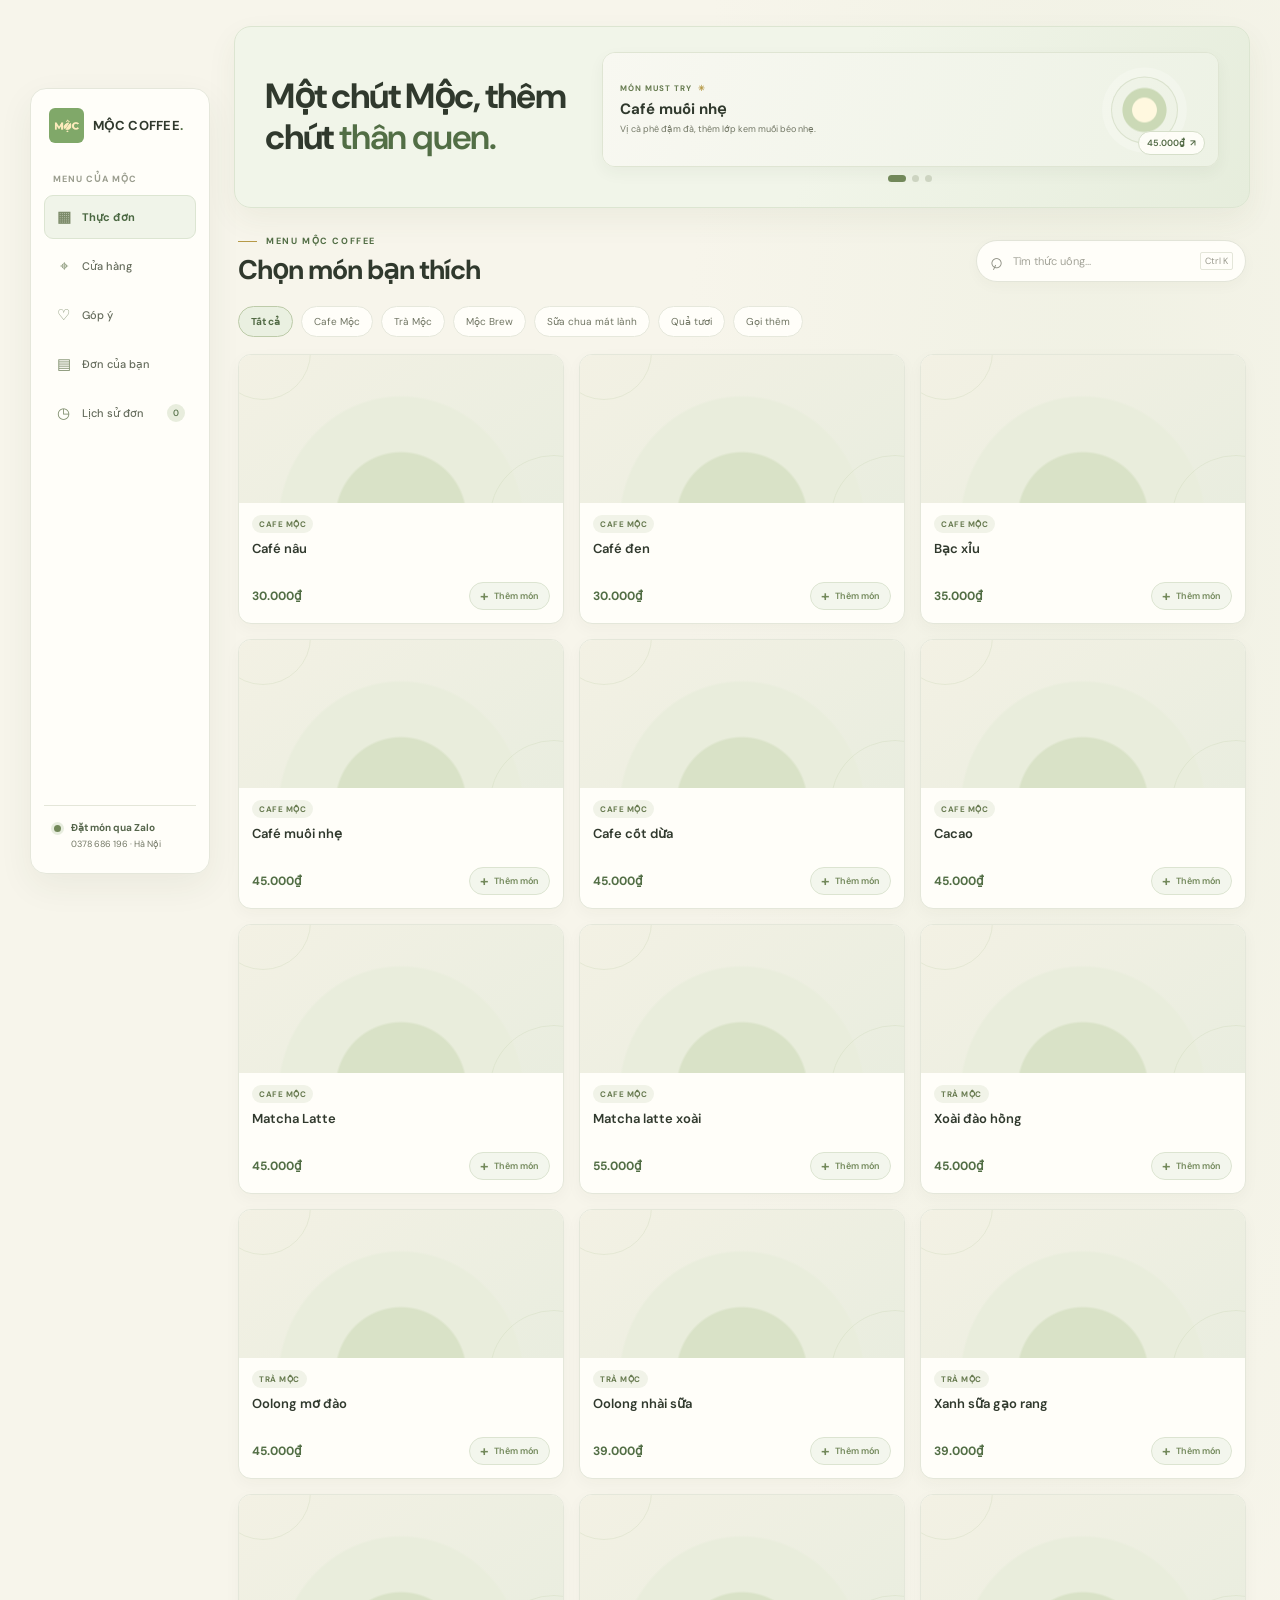
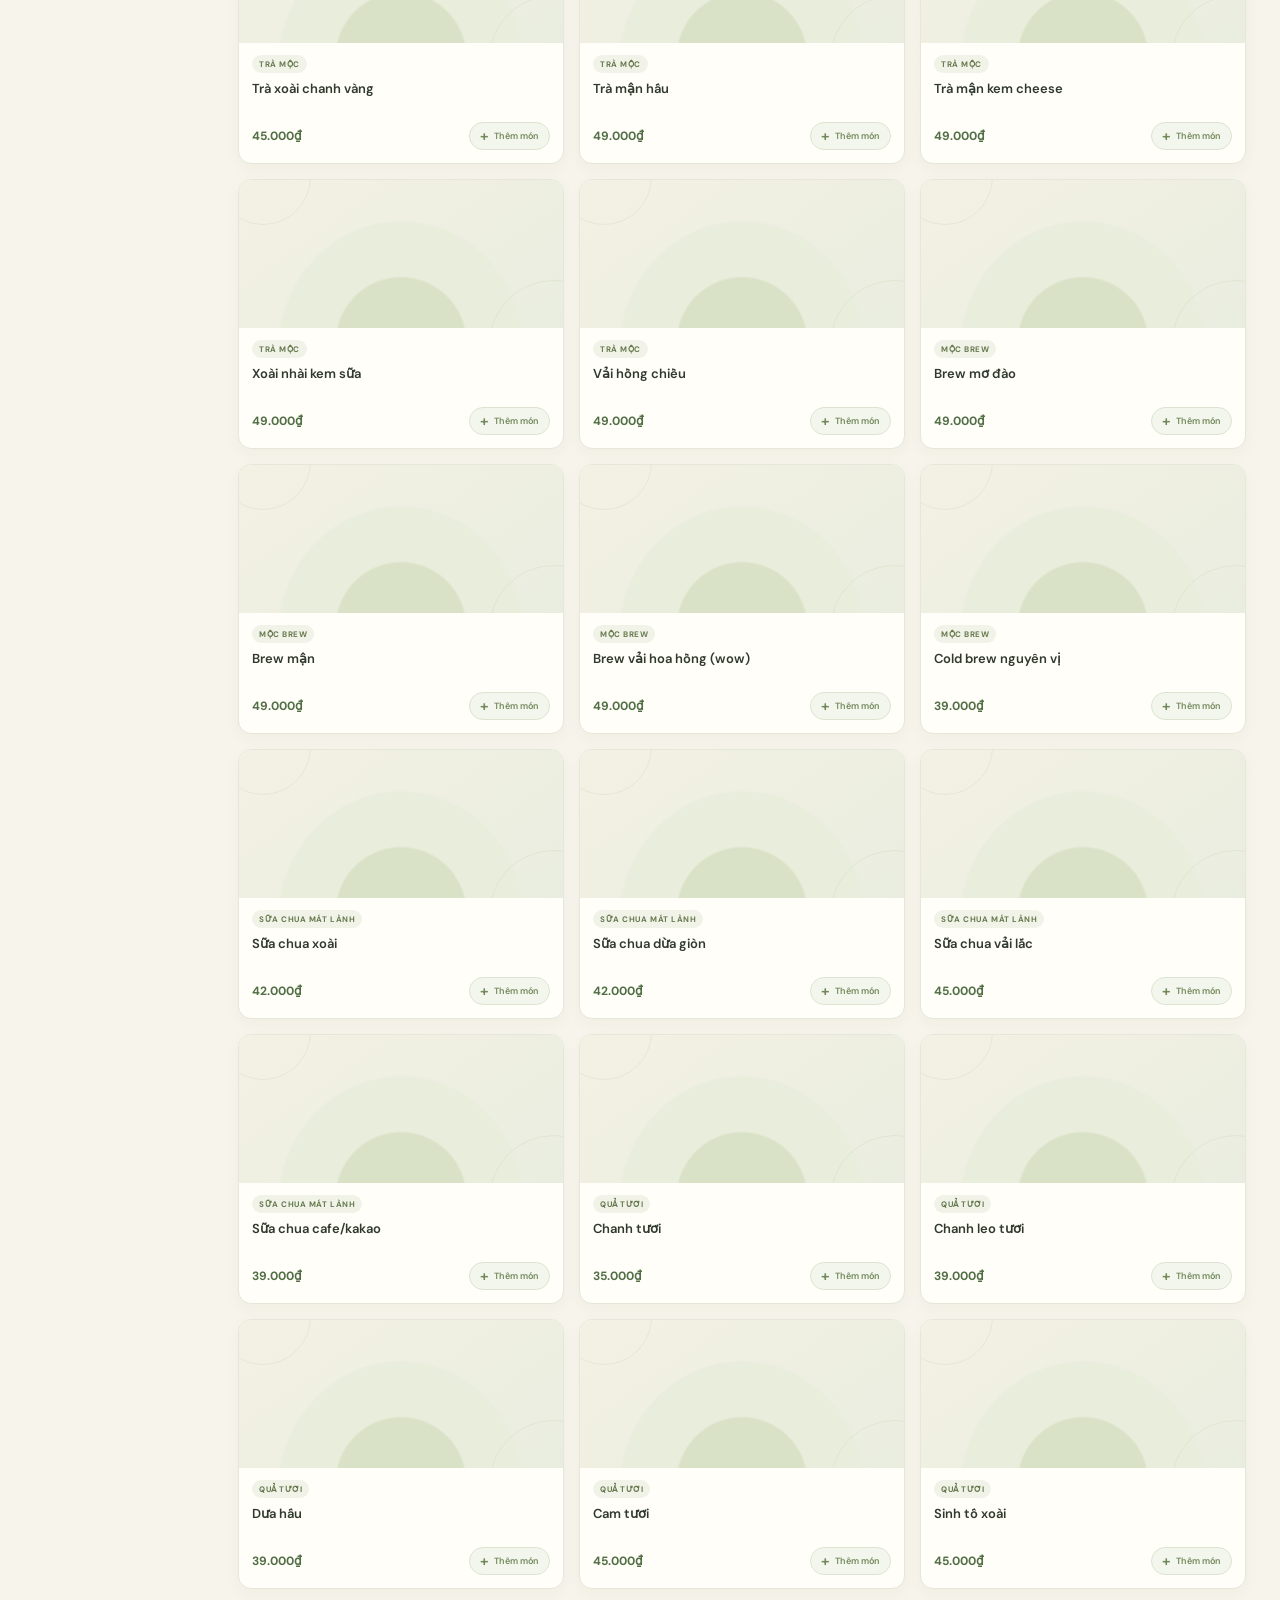
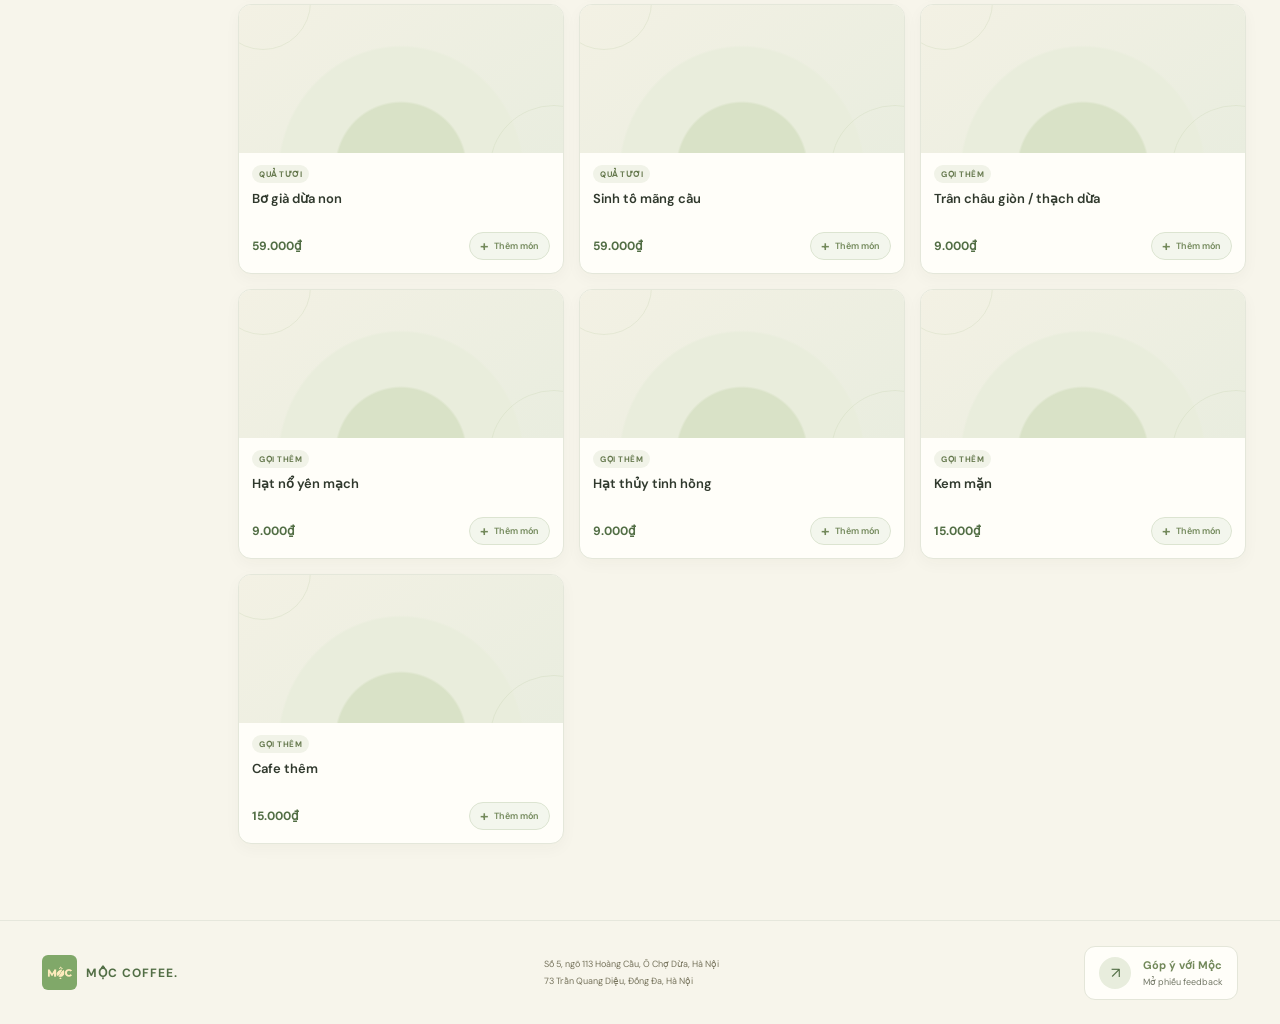
<file: index.html>
<!doctype html>
<html lang="vi">
  <head>
    <meta charset="UTF-8" />
    <meta name="viewport" content="width=device-width, initial-scale=1.0" />
    <meta
      name="description"
      content="Mộc Coffee Hà Nội — xem menu đồ uống, chọn món và đặt nhanh qua Zalo."
    />
    <meta name="theme-color" content="#faf6ed" />
    <title>Mộc Coffee — Menu đồ uống &amp; đặt món qua Zalo</title>
    <link rel="preconnect" href="https://fonts.googleapis.com" />
    <link rel="preconnect" href="https://fonts.gstatic.com" crossorigin />
    <link
      href="https://fonts.googleapis.com/css2?family=DM+Sans:wght@400;500;600;700&family=Playfair+Display:wght@600;700;800&display=swap"
      rel="stylesheet"
    />
    <link rel="stylesheet" href="styles.css" />
  </head>
  <body class="moc-page">
    <header class="topbar">
      <a class="brand" href="#" aria-label="Mộc Coffee — trang chủ">
        <img class="brand-mark" src="assets/moc-logo.png" alt="" />
        <span>MỘC COFFEE<span class="brand-dot">.</span></span>
      </a>
      <div class="topbar-note"><span class="open-dot"></span> Hai cửa hàng tại Hà Nội</div>
      <button class="topbar-history" type="button" data-open-history aria-haspopup="dialog" aria-controls="order-history-dialog" aria-label="Lịch sử đơn, 0 đơn">
        <span aria-hidden="true">◷</span><span class="topbar-history-count" id="topbar-history-count">0</span>
      </button>
      <button class="topbar-zalo" id="cart-launcher" type="button" data-open-cart aria-haspopup="dialog" aria-controls="cart-dialog" aria-label="Mở giỏ hàng, 0 món">
        <svg class="cart-launcher-icon" viewBox="0 0 24 24" fill="none" aria-hidden="true">
          <path d="M3 4h2l2.2 11.1a2 2 0 0 0 2 1.6h8.9a2 2 0 0 0 1.9-1.4L22 8H6" />
          <circle cx="10" cy="20" r="1" />
          <circle cx="18" cy="20" r="1" />
        </svg>
        <span id="launcher-count" class="topbar-cart-count">0</span><strong id="launcher-total">0₫</strong><span aria-hidden="true">↗</span>
      </button>
    </header>
    <main class="app-shell">
      <aside class="dashboard-sidebar" aria-label="Điều hướng">
        <a class="brand sidebar-brand" href="#" aria-label="Mộc Coffee — trang chủ">
          <img class="brand-mark" src="assets/moc-logo.png" alt="" />
          <span>MỘC COFFEE<span class="brand-dot">.</span></span>
        </a>
        <span class="sidebar-label">MENU CỦA MỘC</span>
        <nav class="sidebar-nav">
          <a class="sidebar-link active" href="#menu"><span aria-hidden="true">▦</span> Thực đơn</a>
          <a class="sidebar-link" href="#store-locations"><span aria-hidden="true">⌖</span> Cửa hàng</a>
          <a class="sidebar-link" href="assets/moc-feedback.pdf" data-feedback-pdf target="_blank" rel="noopener noreferrer"><span aria-hidden="true">♡</span> Góp ý</a>
          <button class="sidebar-link" type="button" data-open-cart aria-haspopup="dialog" aria-controls="cart-dialog"><span aria-hidden="true">▤</span> Đơn của bạn</button>
          <button class="sidebar-link" type="button" data-open-history aria-haspopup="dialog" aria-controls="order-history-dialog" aria-label="Lịch sử đơn, 0 đơn"><span aria-hidden="true">◷</span> Lịch sử đơn <span class="sidebar-history-count" id="sidebar-history-count">0</span></button>
        </nav>
        <div class="sidebar-note">
          <span class="caption-dot"></span>
          <span><strong>Đặt món qua Zalo</strong><small>0378 686 196 · Hà Nội</small></span>
        </div>
      </aside>

      <div class="dashboard-content">
      <section class="hero">
        <div class="hero-copy">
          <div class="hero-message">
            <h1>Một chút Mộc, thêm chút <em>thân quen.</em></h1>
          </div>
          <section class="featured-slider" aria-label="Món Mộc gợi ý">
            <div class="featured-track" id="featured-track" aria-live="polite">
              <article class="featured-slide" aria-label="Gợi ý 1 trên 3">
                <span class="featured-kicker">MÓN MUST TRY <span aria-hidden="true">✳</span></span>
                <div class="featured-copy">
                  <h2>Café muối nhẹ</h2>
                  <p>Vị cà phê đậm đà, thêm lớp kem muối béo nhẹ.</p>
                </div>
                <button class="featured-action" type="button" data-featured-search="Café muối nhẹ" aria-label="Tìm món Café muối nhẹ trong menu">45.000₫ <span aria-hidden="true">↗</span></button>
              </article>
              <article class="featured-slide featured-slide-matcha" aria-label="Gợi ý 2 trên 3">
                <span class="featured-kicker">MÓN MUST TRY <span aria-hidden="true">✳</span></span>
                <div class="featured-copy">
                  <h2>Matcha latte xoài</h2>
                  <p>Matcha dịu nhẹ kết hợp cùng vị xoài thơm ngọt.</p>
                </div>
                <button class="featured-action" type="button" data-featured-search="Matcha latte xoài" aria-label="Tìm món Matcha latte xoài trong menu">55.000₫ <span aria-hidden="true">↗</span></button>
              </article>
              <article class="featured-slide featured-slide-brew" aria-label="Gợi ý 3 trên 3">
                <span class="featured-kicker">MỘC BREW <span aria-hidden="true">✳</span></span>
                <div class="featured-copy">
                  <h2>Brew mơ đào</h2>
                  <p>Thức uống ủ lạnh mang hương vị mơ đào dịu mát.</p>
                </div>
                <button class="featured-action" type="button" data-featured-search="Brew mơ đào" aria-label="Tìm món Brew mơ đào trong menu">49.000₫ <span aria-hidden="true">↗</span></button>
              </article>
            </div>
            <div class="featured-controls" aria-label="Điều khiển món gợi ý">
              <div class="featured-dots">
                <button type="button" class="featured-dot active" data-featured-slide="0" aria-label="Hiện gợi ý 1" aria-current="true"></button>
                <button type="button" class="featured-dot" data-featured-slide="1" aria-label="Hiện gợi ý 2"></button>
                <button type="button" class="featured-dot" data-featured-slide="2" aria-label="Hiện gợi ý 3"></button>
              </div>
            </div>
          </section>
        </div>
      </section>

      <section class="menu-section" id="menu">
        <div class="section-heading">
          <div>
            <div class="eyebrow"><span class="eyebrow-line"></span> MENU MỘC COFFEE</div>
            <h2>Chọn món bạn thích</h2>
          </div>
          <label class="search-box">
            <span aria-hidden="true">⌕</span>
            <input id="search-input" type="search" placeholder="Tìm thức uống..." aria-label="Tìm thức uống" />
            <kbd>Ctrl K</kbd>
          </label>
        </div>
        <div class="menu-toolbar">
          <nav class="categories" id="categories" aria-label="Danh mục thực đơn"></nav>
          <span class="menu-hint"><span aria-hidden="true">✳</span> Giá niêm yết theo menu Mộc</span>
        </div>
        <div class="menu-grid" id="menu-grid" aria-live="polite"></div>
        <p class="empty-menu" id="empty-menu" hidden>Chưa tìm thấy món này. Thử tìm theo tên khác nhé!</p>
      </section>

      </div>

      <dialog class="cart-dialog" id="cart-dialog" aria-labelledby="cart-dialog-title">
        <div class="cart-panel">
          <div class="cart-panel-header">
            <div>
              <span class="eyebrow"><span class="eyebrow-line"></span> ĐẶT MÓN CÙNG MỘC</span>
              <h2 id="cart-dialog-title">Giỏ món <span id="cart-count" class="cart-count">0</span></h2>
            </div>
            <button type="button" class="cart-close" id="close-cart" aria-label="Đóng giỏ món">×</button>
          </div>
          <div class="cart-panel-body">
        <div class="checkout-card">
          <div class="cart-header">
            <button type="button" class="text-button" id="clear-cart" hidden>Xóa hết</button>
          </div>
          <div class="cart-items" id="cart-items">
            <div class="cart-empty">
            <span class="empty-bowl" aria-hidden="true">☕</span>
              <strong>Giỏ món đang trống</strong>
              <span>Chọn món ngon phía trên để bắt đầu nha.</span>
            </div>
          </div>
          <div class="cart-summary">
            <div class="cart-total"><span>Tạm tính</span><strong id="cart-total">0₫</strong></div>
            <div class="cart-tax"><span>Thuế VAT (8%)</span><strong id="cart-tax">0₫</strong></div>
            <div class="cart-grand-total"><span>Tổng thanh toán</span><strong id="cart-grand-total">0₫</strong></div>
          </div>
          <form id="order-form" autocomplete="off" novalidate>
            <div class="form-divider"><span>THÔNG TIN NHẬN MÓN</span></div>
            <label class="field-label" for="customer-name">Tên của bạn</label>
            <input class="form-input" id="customer-name" name="name" autocomplete="off" placeholder="Ví dụ: Minh Anh" required />
            <label class="field-label" for="customer-phone">Số điện thoại</label>
            <input class="form-input" id="customer-phone" name="phone" type="tel" autocomplete="off" inputmode="tel" placeholder="09xx xxx xxx" required />
            <fieldset class="delivery-options">
              <legend class="field-label">Bạn muốn nhận món thế nào?</legend>
              <label class="delivery-option selected" data-delivery-option="delivery">
                <input type="radio" name="delivery" value="delivery" checked />
                <span class="delivery-icon" aria-hidden="true">⌂</span>
                <span><strong>Giao tận nơi</strong><small>Trao đổi phí giao qua Zalo</small></span>
              </label>
              <label class="delivery-option" data-delivery-option="pickup">
                <input type="radio" name="delivery" value="pickup" />
                <span class="delivery-icon" aria-hidden="true">↗</span>
                <span><strong>Đến lấy</strong><small>Chọn một cửa hàng Mộc</small></span>
              </label>
            </fieldset>
            <div id="pickup-field" hidden>
              <label class="field-label" for="pickup-location">Cửa hàng bạn sẽ ghé</label>
              <select class="form-input" id="pickup-location" name="pickupLocation" autocomplete="off" disabled>
                <option value="" selected disabled>Chọn cửa hàng</option>
                <option value="Số 5, ngõ 113 Hoàng Cầu, Ô Chợ Dừa, Hà Nội">Mộc Coffee · Số 5, ngõ 113 Hoàng Cầu</option>
                <option value="73 Trần Quang Diệu, Đống Đa, Hà Nội">Mộc Coffee · 73 Trần Quang Diệu</option>
              </select>
            </div>
            <div id="address-field">
              <label class="field-label" for="customer-address">Địa chỉ giao hàng</label>
              <input class="form-input" id="customer-address" name="address" autocomplete="off" placeholder="Số nhà, tên đường, phường..." required />
            </div>
            <label class="field-label" for="order-note">Lời nhắn cho bếp <span class="optional">(không bắt buộc)</span></label>
            <textarea class="form-input note-input" id="order-note" name="note" rows="2" placeholder="Ít đá, ít ngọt..."></textarea>
            <p class="form-error" id="form-error" role="alert" hidden></p>
            <button class="submit-order" id="submit-order" type="submit">
              <span>Soạn đơn và mở Zalo</span><span aria-hidden="true">↗</span>
            </button>
            <p class="privacy-note"><span aria-hidden="true">♡</span> Mộc sẽ xác nhận đơn qua Zalo.</p>
          </form>
        </div>
          </div>
        </div>
      </dialog>

      <dialog class="customize-dialog" id="customize-dialog" aria-labelledby="customize-title">
        <form id="customize-form" class="customize-panel">
          <div class="customize-header">
            <div>
              <span class="eyebrow"><span class="eyebrow-line"></span> TÙY CHỈNH LY CỦA BẠN</span>
              <h2 id="customize-title">Chọn theo khẩu vị</h2>
              <p id="customize-item-name"></p>
            </div>
            <button type="button" class="cart-close" id="close-customize" aria-label="Đóng tùy chỉnh">×</button>
          </div>
          <div class="customize-options">
            <fieldset class="customize-group">
              <legend>Mức đường</legend>
              <div class="choice-list">
                <label class="choice-chip"><input type="radio" name="sugar" value="0%" /><span>Không đường</span></label>
                <label class="choice-chip"><input type="radio" name="sugar" value="30%" /><span>30%</span></label>
                <label class="choice-chip"><input type="radio" name="sugar" value="50%" /><span>50%</span></label>
                <label class="choice-chip"><input type="radio" name="sugar" value="70%" /><span>70%</span></label>
                <label class="choice-chip"><input type="radio" name="sugar" value="100%" checked /><span>100%</span></label>
              </div>
            </fieldset>
            <fieldset class="customize-group">
              <legend>Lượng đá</legend>
              <div class="choice-list">
                <label class="choice-chip"><input type="radio" name="ice" value="Không đá" /><span>Không đá</span></label>
                <label class="choice-chip"><input type="radio" name="ice" value="Ít đá" /><span>Ít đá</span></label>
                <label class="choice-chip"><input type="radio" name="ice" value="Bình thường" checked /><span>Bình thường</span></label>
              </div>
            </fieldset>
            <fieldset class="customize-group">
              <legend>Topping <span class="optional">(có thể chọn nhiều)</span></legend>
              <div class="topping-list" id="topping-list"></div>
            </fieldset>
          </div>
          <div class="customize-footer">
            <span class="customize-price" id="customize-price"></span>
            <button class="submit-order" type="submit"><span>Thêm vào giỏ</span><span aria-hidden="true">+</span></button>
          </div>
        </form>
      </dialog>

      <dialog class="history-dialog" id="order-history-dialog" aria-labelledby="history-title">
        <div class="history-panel">
          <div class="history-header">
            <div>
              <span class="eyebrow"><span class="eyebrow-line"></span> ĐƠN ĐÃ TẠO TRÊN THIẾT BỊ</span>
              <h2 id="history-title">Lịch sử đơn <span class="cart-count" id="history-dialog-count">0</span></h2>
            </div>
            <button type="button" class="cart-close" id="close-history" aria-label="Đóng lịch sử đơn">×</button>
          </div>
          <p class="history-notice" id="history-notice" role="status" hidden></p>
          <div class="history-list" id="history-list"></div>
          <p class="history-storage-note">Lịch sử chỉ lưu trên trình duyệt của thiết bị này. Đơn cần được gửi qua Zalo để quán nhận và xác nhận.</p>
        </div>
      </dialog>
    </main>

    <footer class="footer">
      <a class="brand footer-brand" href="#"><img class="brand-mark" src="assets/moc-logo.png" alt="" /><span>MỘC COFFEE<span class="brand-dot">.</span></span></a>
      <div class="footer-addresses" id="store-locations"><span>Số 5, ngõ 113 Hoàng Cầu, Ô Chợ Dừa, Hà Nội</span><span>73 Trần Quang Diệu, Đống Đa, Hà Nội</span></div>
      <a class="feedback-link" href="assets/moc-feedback.pdf" data-feedback-pdf target="_blank" rel="noopener noreferrer">
        <span class="feedback-link-mark" aria-hidden="true">↗</span>
        <span><strong>Góp ý với Mộc</strong><small>Mở phiếu feedback</small></span>
      </a>
    </footer>

    <dialog class="order-dialog" id="order-dialog" aria-labelledby="dialog-title">
      <button class="dialog-close" id="dialog-close" type="button" aria-label="Đóng">×</button>
      <div class="dialog-mark" aria-hidden="true">✓</div>
      <div class="eyebrow"><span class="eyebrow-line"></span> ĐƠN ĐÃ SẴN SÀNG</div>
      <h2 id="dialog-title">Nhắn Mộc<br /><em>qua Zalo nhé!</em></h2>
      <p class="dialog-explainer">Đơn sẽ được sao chép trước khi mở Zalo. Dán tin nhắn vào khung chat, kiểm tra lại rồi nhấn gửi để Mộc xác nhận nhé.</p>
      <textarea class="order-message" id="order-message" rows="10" readonly aria-label="Nội dung đơn hàng"></textarea>
      <div class="dialog-actions">
        <button class="copy-order" id="copy-order" type="button">Sao chép nội dung</button>
        <a class="open-zalo" id="open-zalo" href="https://zalo.me/0378686196" target="_blank" rel="noopener noreferrer">Nhắn Mộc trên Zalo <span aria-hidden="true">↗</span></a>
      </div>
        <p class="demo-zalo-note" id="zalo-contact-note">Zalo Mộc Coffee · 0378 686 196 · Đơn được xác nhận sau khi quán phản hồi.</p>
      <p class="copy-status" id="copy-status" role="status" aria-live="polite"></p>
      <p class="copy-status history-save-status" id="history-save-status" role="status" aria-live="polite"></p>
    </dialog>

    <script src="moc.js"></script>
  </body>
</html>
</file>
<file: styles.css>
:root {
  color-scheme: light;
  --paper: #f7f5ef;
  --surface: #fffefa;
  --ink: #292b23;
  --muted: #77796d;
  --green: #355a43;
  --green-deep: #264331;
  --green-soft: #e7ecdf;
  --orange: #e58b53;
  --line: #eae8df;
  --serif: "Playfair Display", Georgia, serif;
  --sans: "DM Sans", "Segoe UI", sans-serif;
}

* { box-sizing: border-box; }
html { scroll-behavior: smooth; scroll-padding-top: 32px; }
body { margin: 0; background: var(--paper); color: var(--ink); font-family: var(--sans); font-size: 15px; -webkit-font-smoothing: antialiased; }
button, input, textarea { font: inherit; }
button, a { -webkit-tap-highlight-color: transparent; }
a { color: inherit; text-decoration: none; }
button:focus-visible, a:focus-visible, input:focus-visible, textarea:focus-visible { outline: 3px solid #e8a579; outline-offset: 3px; }

.topbar { height: 76px; max-width: 1240px; margin: auto; padding: 0 42px; display: flex; align-items: center; justify-content: space-between; border-bottom: 1px solid rgba(42, 48, 37, .08); }
.brand { display: inline-flex; align-items: center; gap: 10px; font-size: 17px; font-weight: 700; letter-spacing: -.5px; }
.brand-mark { width: 34px; height: 34px; display: grid; place-items: center; border-radius: 50%; color: #fff; background: var(--green); font-family: var(--serif); font-size: 19px; }
.brand-dot { color: var(--orange); }
.topbar-note { display: flex; align-items: center; gap: 8px; color: var(--muted); font-size: 12px; }
.open-dot, .caption-dot { width: 7px; height: 7px; border-radius: 50%; background: #79a36c; box-shadow: 0 0 0 3px #79a36c25; }
.topbar-zalo { color: var(--green); font-size: 13px; font-weight: 700; }
.topbar-zalo span { padding-left: 5px; color: var(--orange); }

.hero { max-width: 1240px; min-height: 470px; margin: auto; padding: 54px 42px 58px; display: grid; grid-template-columns: .9fr 1.1fr; align-items: center; gap: 58px; }
.hero-copy { padding: 15px 0 0 6px; }
.eyebrow { display: flex; align-items: center; gap: 9px; color: var(--green); font-size: 10px; font-weight: 700; letter-spacing: 1.6px; }
.eyebrow-line { width: 19px; height: 1px; background: var(--orange); }
h1, h2, h3, p { margin-top: 0; }
.hero h1 { margin: 19px 0 16px; font-family: var(--serif); font-size: clamp(42px, 5vw, 65px); line-height: 1.09; letter-spacing: -2.3px; font-weight: 700; }
h1 em, h2 em { color: var(--green); font-weight: 600; }
.hero-cta:hover, .submit-order:hover { background: var(--green-deep); transform: translateY(-1px); }

.menu-section { max-width: 1240px; padding: 55px 42px 70px; margin: auto; }
.section-heading { display: flex; justify-content: space-between; align-items: end; gap: 20px; }
.section-heading h2 { margin: 12px 0 0; font-family: var(--serif); font-size: 35px; letter-spacing: -.9px; line-height: 1.2; }
.search-box { width: 250px; height: 42px; display: flex; align-items: center; gap: 9px; padding: 0 12px; border: 1px solid #e1dfd5; border-radius: 3px; background: var(--surface); color: #8d8e82; }
.search-box > span { font-size: 22px; line-height: 1; transform: rotate(-20deg); }
.search-box input { width: 100%; border: 0; outline: 0; background: transparent; color: var(--ink); font-size: 11px; }
.search-box input::placeholder { color: #a4a499; }
.search-box kbd { flex: 0 0 auto; padding: 2px 4px; border: 1px solid var(--line); border-radius: 2px; color: #99998d; font: 9px var(--sans); }
.menu-toolbar { display: flex; align-items: center; justify-content: space-between; gap: 20px; margin: 27px 0 21px; border-bottom: 1px solid var(--line); }
.categories { display: flex; gap: 23px; overflow-x: auto; scrollbar-width: none; }
.categories::-webkit-scrollbar { display: none; }
.category-button { flex: 0 0 auto; padding: 0 0 12px; border: 0; border-bottom: 2px solid transparent; background: none; color: #85867c; cursor: pointer; font-size: 11px; transition: color .18s, border-color .18s; }
.category-button:hover, .category-button.active { border-bottom-color: var(--green); color: var(--green); font-weight: 700; }
.menu-hint { flex: 0 0 auto; padding-bottom: 12px; color: #8a8b7e; font-size: 10px; }
.menu-hint span { color: var(--orange); }
.menu-grid { display: grid; grid-template-columns: repeat(4, minmax(0, 1fr)); gap: 18px; }
.food-card { overflow: hidden; border: 1px solid #eceae1; border-radius: 3px; background: var(--surface); transition: transform .2s, box-shadow .2s; }
.food-card:hover { transform: translateY(-3px); box-shadow: 0 9px 25px #34402c0c; }
.food-image { position: relative; height: 155px; overflow: hidden; background: #e5e5d8; }
.food-details { padding: 13px 13px 12px; }
.food-topline { display: flex; justify-content: space-between; align-items: start; gap: 8px; }
.food-name { margin: 0; font-family: var(--serif); font-size: 15px; line-height: 1.35; }
.food-bottom { display: flex; justify-content: space-between; align-items: center; gap: 5px; }
.food-price { color: var(--green); font-size: 13px; font-weight: 700; }
.add-button { display: inline-flex; align-items: center; gap: 5px; padding: 7px 9px; border: 1px solid #dfe5da; border-radius: 2px; background: #f6f8f2; color: var(--green); cursor: pointer; font-size: 10px; font-weight: 600; transition: all .18s; }
.add-button:hover { border-color: var(--green); background: var(--green); color: white; }
.add-button span { font-size: 15px; line-height: 10px; }
.empty-menu { padding: 30px 0; color: var(--muted); text-align: center; font-size: 13px; }
.checkout-card { padding: 25px 26px 19px; border: 1px solid #eae8df; border-radius: 3px; background: var(--surface); box-shadow: 0 8px 26px #303e2610; }
.cart-header { display: flex; align-items: center; justify-content: space-between; padding-bottom: 14px; border-bottom: 1px solid var(--line); }
.cart-count { display: inline-grid; min-width: 20px; height: 20px; place-items: center; padding: 0 5px; border-radius: 50%; background: var(--green-soft); color: var(--green); font: 600 10px var(--sans); vertical-align: 2px; }
.text-button { padding: 4px; border: 0; background: transparent; color: #89897e; cursor: pointer; font-size: 10px; }
.text-button:hover { color: #a74b38; }
.cart-items { min-height: 74px; }
.cart-empty { min-height: 91px; display: flex; flex-direction: column; align-items: center; justify-content: center; gap: 4px; color: #8a8b80; text-align: center; font-size: 10px; }
.empty-bowl { font-size: 22px; }
.cart-empty strong { color: #56584f; font-size: 11px; }
.cart-row { display: grid; grid-template-columns: 1fr auto; gap: 7px 10px; padding: 12px 0; border-bottom: 1px solid #f0eee7; }
.cart-row-main { display: flex; justify-content: space-between; gap: 8px; align-items: baseline; }
.cart-row-name { font-family: var(--serif); font-size: 12px; }
.cart-row-price { color: var(--green); font-size: 11px; font-weight: 700; white-space: nowrap; }
.quantity-control { grid-column: 1 / -1; display: flex; align-items: center; gap: 8px; }
.quantity-control button { width: 23px; height: 23px; display: grid; place-items: center; border: 1px solid #e4e6dc; border-radius: 2px; background: #fff; color: var(--green); cursor: pointer; font-size: 15px; line-height: 1; }
.quantity-control button:hover { border-color: var(--green); }
.quantity-control span { min-width: 13px; text-align: center; font-size: 11px; }
.cart-total { display: flex; justify-content: space-between; align-items: center; padding: 15px 0 17px; border-top: 1px solid var(--line); color: #696b61; font-size: 11px; }
.cart-total strong { color: var(--ink); font-size: 16px; }
.form-divider { display: flex; align-items: center; gap: 11px; margin: 3px 0 15px; color: #9a9a8f; font-size: 9px; letter-spacing: 1.1px; }
.form-divider::after { height: 1px; flex: 1; background: var(--line); content: ""; }
.field-label { display: block; margin: 12px 0 6px; color: #55574e; font-size: 10px; font-weight: 600; }
.form-input { width: 100%; min-height: 39px; padding: 10px 11px; border: 1px solid #e6e4db; border-radius: 2px; background: #fffefa; color: var(--ink); font-size: 11px; }
.form-input::placeholder { color: #aeaea2; }
.note-input { min-height: 58px; resize: vertical; }
.optional { color: #a4a49a; font-weight: 400; }
.delivery-options { display: grid; grid-template-columns: 1fr 1fr; gap: 8px; margin: 14px 0 4px; padding: 0; border: 0; }
.delivery-options legend { margin-bottom: 7px; padding: 0; }
.delivery-option { display: flex; align-items: center; gap: 8px; padding: 9px 7px; border: 1px solid #e7e5dc; border-radius: 2px; cursor: pointer; transition: border-color .15s, background .15s; }
.delivery-option.selected { border-color: #9bac91; background: #f5f7f1; }
.delivery-option input { position: absolute; width: 1px; height: 1px; opacity: 0; }
.delivery-option input:focus-visible + .delivery-icon { outline: 3px solid #e8a579; outline-offset: 2px; }
.delivery-icon { width: 23px; height: 23px; display: grid; place-items: center; border-radius: 50%; background: var(--green-soft); color: var(--green); font-size: 14px; }
.delivery-option strong, .delivery-option small { display: block; }
.delivery-option strong { color: #41443d; font-size: 9px; }
.delivery-option small { margin-top: 3px; color: #94958b; font-size: 8px; }
.form-error { margin: 12px 0 0; color: #b24032; font-size: 11px; }
.submit-order { width: 100%; display: flex; justify-content: space-between; align-items: center; margin-top: 18px; padding: 14px 15px; border: 0; border-radius: 2px; background: var(--green); color: #fff; cursor: pointer; font-size: 11px; font-weight: 600; transition: background .2s, transform .2s; }
.submit-order span:last-child { color: #ced9c8; font-size: 15px; }
.privacy-note { margin: 10px 0 0; color: #a2a297; text-align: center; font-size: 9px; }
.privacy-note span { padding-right: 3px; color: #b58977; }

.footer { max-width: 1240px; min-height: 82px; display: flex; align-items: center; justify-content: space-between; gap: 15px; margin: auto; padding: 15px 42px; color: #8c8d82; font-size: 10px; }
.footer-brand { color: var(--ink); font-size: 13px; }
.footer-brand .brand-mark { width: 28px; height: 28px; font-size: 16px; }

.order-dialog { position: fixed; width: min(460px, calc(100vw - 32px)); max-height: min(90vh, 760px); overflow-y: auto; padding: 34px 34px 27px; border: 1px solid var(--line); border-radius: 4px; background: var(--surface); color: var(--ink); box-shadow: 0 22px 80px #1e271d38; }
.order-dialog::backdrop { background: #20261dcc; backdrop-filter: blur(3px); }
.dialog-close { position: absolute; top: 13px; right: 15px; width: 28px; height: 28px; border: 0; border-radius: 50%; background: #f0efe8; color: #77796d; cursor: pointer; font-size: 20px; line-height: 1; }
.dialog-mark { width: 38px; height: 38px; display: grid; place-items: center; margin-bottom: 18px; border-radius: 50%; background: var(--green-soft); color: var(--green); font-size: 17px; }
.order-dialog h2 { margin: 11px 0 10px; font-family: var(--serif); font-size: 28px; line-height: 1.2; }
.dialog-explainer { margin-bottom: 14px; color: var(--muted); font-size: 11px; line-height: 1.7; }
.order-message { width: 100%; padding: 12px; border: 1px solid var(--line); border-radius: 2px; background: #faf9f5; color: #51534a; resize: vertical; font: 10px/1.65 var(--sans); }
.dialog-actions { display: grid; grid-template-columns: 1fr 1fr; gap: 9px; margin-top: 12px; }
.dialog-actions button, .dialog-actions a { min-height: 42px; display: flex; align-items: center; justify-content: center; gap: 8px; border-radius: 2px; cursor: pointer; font-size: 10px; font-weight: 700; }
.copy-order { border: 1px solid #dfe5da; background: #f4f6f0; color: var(--green); }
.copy-order:hover { background: var(--green-soft); }
.open-zalo { background: var(--green); color: white; }
.open-zalo:hover { background: var(--green-deep); }
.demo-zalo-note { margin: 11px 0 0; color: #9a8171; text-align: center; font-size: 9px; line-height: 1.5; }
.copy-status { min-height: 14px; margin: 7px 0 0; color: var(--green); text-align: center; font-size: 10px; }
@media (max-width: 900px){
  .topbar { padding: 0 25px; }
  .hero { min-height: 410px; padding: 45px 25px; gap: 34px; }
  .menu-section { padding: 45px 25px 60px; }
  .menu-grid { grid-template-columns: repeat(2, minmax(0, 1fr)); gap: 14px; }
  .food-image { height: 190px; }
  .checkout-card { padding: 21px; }
  .footer { padding: 15px 25px; }
}
@media (max-width: 760px){
  .hero { grid-template-columns: 1fr; min-height: unset; padding: 42px 32px 48px; }
  .hero-copy { max-width: 560px; }
  .hero h1 { font-size: clamp(48px, 8vw, 62px); }
}
@media (max-width: 620px){
  .topbar { height: 63px; padding: 0 18px; }
  .brand { gap: 8px; font-size: 15px; }
  .brand-mark { width: 30px; height: 30px; font-size: 17px; }
  .topbar-note { gap: 6px; font-size: 9px; }
  .topbar-zalo { font-size: 11px; }
  .hero { display: flex; flex-direction: column; align-items: stretch; gap: 30px; padding: 37px 20px 46px; }
  .hero-copy { padding: 0; }
  .hero h1 { font-size: clamp(43px, 12vw, 58px); letter-spacing: -1.9px; }
  .menu-section { padding: 47px 19px 50px; }
  .section-heading { align-items: start; flex-direction: column; gap: 16px; }
  .section-heading h2 { font-size: 29px; }
  .search-box { width: 100%; }
  .search-box kbd { display: none; }
  .menu-toolbar { align-items: start; flex-direction: column; gap: 11px; margin: 23px 0 15px; }
  .categories { width: 100%; gap: 20px; }
  .category-button { padding-bottom: 10px; }
  .menu-hint { padding-bottom: 0; }
  .menu-grid { gap: 10px; }
  .food-image { height: clamp(115px, 35vw, 175px); }
  .food-details { padding: 10px 9px; }
  .food-name { font-size: 13px; }
  .food-bottom { align-items: start; flex-direction: column; }
  .add-button { padding: 6px 8px; }
  .checkout-card { width: 100%; padding: 19px 15px 16px; }
  .footer { min-height: unset; flex-wrap: wrap; padding: 21px 19px; }
  .order-dialog { padding: 29px 21px 21px; }
}
@media (prefers-reduced-motion: reduce){
  *, *::before, *::after { scroll-behavior: auto !important; transition-duration: .01ms !important; animation-duration: .01ms !important; }
}

:root {
  --paper: #faf6ed;
  --surface: #fffdf6;
  --ink: #40382f;
  --muted: #817763;
  --green: #66683e;
  --green-deep: #535731;
  --green-soft: #eeeedc;
  --orange: #aaa054;
  --line: #ebe4d5;
}

body { background: var(--paper); }
.brand { gap: 9px; font-size: 15px; letter-spacing: 1px; }
.brand-mark { width: 42px; height: 42px; border-radius: 6px; background: transparent; object-fit: cover; }
.brand-dot { color: #858550; }
.open-dot, .caption-dot { background: #858a51; box-shadow: 0 0 0 3px #858a5125; }
.hero { grid-template-columns: 1fr 1.1fr; }
.hero h1 { font-family: var(--sans); font-size: clamp(40px, 4.5vw, 57px); font-weight: 700; letter-spacing: -2px; }
.hero h1 em { color: var(--green); font-style: normal; }
.section-heading h2 { font-family: var(--sans); font-weight: 700; letter-spacing: -1px; }
.categories { gap: 19px; }
.category-button.active, .category-button:hover { border-bottom-color: var(--green); color: var(--green); }
.food-card { border-color: #e9e2d3; border-radius: 5px; background: var(--surface); }
.food-card:hover { box-shadow: 0 9px 25px #4e48290e; }
.food-image { height: 160px; background: #f0eadc; }
.food-name, .cart-row-name, .checkout-card h3 { font-family: var(--sans); font-weight: 600; }
.food-name { font-size: 14px; }
.food-bottom { margin-top: 15px; }
.food-price { color: var(--green); }
.add-button { border-color: #dedec4; background: #f8f6e9; color: var(--green); }
.add-button:hover { border-color: var(--green); background: var(--green); color: white; }
.checkout-card { border-color: #e9e2d3; border-radius: 5px; }
.cart-count, .delivery-icon { background: var(--green-soft); color: var(--green); }
.delivery-option.selected { border-color: #a7aa82; background: #f8f8ed; }
.form-input { border-radius: 3px; }
.submit-order { background: var(--green); border-radius: 3px; }
.footer { min-height: 115px; flex-wrap: wrap; }
.footer-addresses { display: grid; gap: 5px; color: #77745d; font-size: 9px; }
.feedback-link { display: flex; align-items: center; gap: 10px; padding: 8px; border: 1px solid var(--line); border-radius: 4px; background: var(--surface); }
.feedback-link:hover { border-color: #b7b68d; }
.feedback-link strong, .feedback-link small { display: block; }
.feedback-link strong { color: var(--green); font-size: 11px; }
.feedback-link small { padding-top: 4px; color: var(--muted); font-size: 9px; }
.footer-brand { font-size: 12px; }
.footer-brand .brand-mark { width: 35px; height: 35px; }
.order-dialog h2 { font-family: var(--sans); font-weight: 700; letter-spacing: -1px; }
.order-dialog h2 em { color: var(--green); font-style: normal; }
.dialog-mark { background: var(--green-soft); color: var(--green); }
.open-zalo, .open-zalo:hover { background: var(--green); }
.open-zalo:hover, .submit-order:hover { background: var(--green-deep); }
.demo-zalo-note { color: #77745d; }

@media (max-width: 1100px) and (min-width: 621px){
  .menu-grid { grid-template-columns: repeat(3, minmax(0, 1fr)); }
  .food-card { grid-template-columns: 82px minmax(0, 1fr); }
}
@media (max-width: 760px){
  .hero { grid-template-columns: 1fr; }
  .hero h1 { font-size: clamp(40px, 8vw, 54px); }
}
@media (max-width: 620px){
  .topbar-note { max-width: 130px; }
  .hero h1 { font-size: clamp(39px, 10.5vw, 49px); }
  .food-image { height: clamp(105px, 31vw, 155px); }
  .food-name { min-height: 38px; font-size: 12px; }
  .food-bottom { margin-top: 8px; }
  .feedback-link { padding: 5px; }
  .footer-addresses { order: 4; width: 100%; }
}

.food-card { display: grid; grid-template-columns: 105px minmax(0, 1fr); min-height: 120px; align-items: stretch; }
.food-image { height: auto; min-height: 120px; }
.food-details { display: flex; flex-direction: column; justify-content: center; padding: 11px 12px; }
.food-category { margin-bottom: 5px; color: #858550; font-size: 8px; font-weight: 700; letter-spacing: .45px; text-transform: uppercase; }
.food-name { min-height: 0; }
.food-bottom { margin-top: auto; padding-top: 12px; }
@media (max-width: 620px){
  .menu-grid { grid-template-columns: 1fr; }
  .food-card { grid-template-columns: 82px minmax(0, 1fr); min-height: 106px; }
  .food-image { min-height: 106px; }
  .food-details { padding: 10px 12px; }
  .food-bottom { align-items: center; flex-direction: row; margin-top: auto; padding-top: 8px; }
  .food-name { min-height: 0; }
}

.topbar-zalo {
  padding: 8px 0 8px 8px;
  border: 0;
  background: transparent;
  cursor: pointer;
  font-family: var(--sans);
}
.order-intro > .eyebrow { justify-content: center; }

.cart-dialog {
  position: fixed;
  inset: 0 0 0 auto;
  width: min(440px, 100%);
  max-width: 100%;
  height: 100vh;
  height: 100dvh;
  max-height: 100vh;
  max-height: 100dvh;
  margin: 0;
  overflow: visible;
  padding: 0;
  border: 0;
  background: transparent;
  color: var(--ink);
}
.cart-dialog[open] { display: block; }
.cart-dialog::backdrop { background: rgb(44 43 34 / 42%); backdrop-filter: blur(2px); }
.cart-panel {
  display: flex;
  flex-direction: column;
  width: 100%;
  height: 100%;
  background: var(--surface);
  box-shadow: -14px 0 45px #24221b26;
  animation: cart-slide-in .22s ease-out;
}
@keyframes cart-slide-in {
  from { transform: translateX(24px); opacity: .8; }
  to { transform: translateX(0); opacity: 1; }
}
.cart-panel-header {
  display: flex;
  flex: 0 0 auto;
  align-items: center;
  justify-content: space-between;
  gap: 16px;
  padding: 19px 23px;
  border-bottom: 1px solid var(--line);
  background: var(--paper);
}
.cart-panel-header .eyebrow { font-size: 9px; }
.cart-panel-header h2 { margin: 8px 0 0; font-size: 20px; font-weight: 700; }
.cart-panel-header .cart-count { vertical-align: 2px; }
.cart-close {
  display: grid;
  flex: 0 0 auto;
  width: 37px;
  height: 37px;
  place-items: center;
  border: 1px solid var(--line);
  border-radius: 50%;
  background: var(--surface);
  color: var(--ink);
  cursor: pointer;
  font-size: 21px;
  line-height: 1;
  transition: border-color .2s, background .2s;
}
.cart-close:hover { border-color: var(--green); background: var(--green-soft); }
.cart-panel-body { min-height: 0; flex: 1; overflow-y: auto; overscroll-behavior: contain; }
.checkout-card {
  margin: 0;
  padding: 18px 23px 24px;
  border: 0;
  border-radius: 0;
  background: transparent;
  box-shadow: none;
}
.checkout-card .cart-header {
  min-height: 30px;
  justify-content: flex-end;
  padding: 0;
  border: 0;
}
.cart-items { min-height: 95px; }
.cart-empty { min-height: 112px; }
.cart-total { font-size: 12px; }
.cart-total strong { color: var(--green); font-size: 17px; }
.cart-dialog .form-divider { margin-top: 8px; }
.cart-dialog .field-label { margin-top: 14px; }
.cart-dialog .delivery-options { grid-template-columns: 1fr 1fr; }
.cart-dialog .form-input { font-size: 12px; }
.cart-dialog .note-input { min-height: 61px; }
.cart-dialog .submit-order { min-height: 48px; }
.cart-dialog .dialog-actions { grid-template-columns: 1fr; }
.cart-dialog:not([open]) .cart-panel { animation: none; }
.topbar {
  position: sticky;
  top: 0;
  z-index: 25;
  background: var(--paper);
  box-shadow: 0 2px 9px #3936230b;
}
.topbar-zalo {
  display: inline-flex;
  align-items: center;
  gap: 8px;
  min-height: 40px;
  padding: 8px 0 8px 10px;
}
.topbar-cart-count {
  min-width: 19px;
  height: 19px;
  padding: 0 5px;
  border-radius: 12px;
  background: var(--green-soft);
  color: var(--green);
  font-size: 9px;
  line-height: 19px;
  text-align: center;
}
.topbar-zalo strong { color: var(--green); font-size: 11px; }
.topbar-zalo > span:last-child { padding-left: 0; color: var(--orange); font-size: 14px; }
.cart-launcher-icon {
  width: 18px;
  height: 18px;
  flex: 0 0 auto;
  padding: 0 !important;
  color: #526e45 !important;
  stroke: currentColor;
  stroke-linecap: round;
  stroke-linejoin: round;
  stroke-width: 1.7;
}
.topbar-zalo .topbar-cart-count { padding-left: 0; }
@media (max-width: 620px){
  .topbar { gap: 8px; padding-right: 15px; padding-left: 15px; }
  .topbar-note { max-width: 100px; font-size: 8px; }
  .topbar-zalo { gap: 5px; font-size: 10px; }
  .cart-panel-header { padding: 16px 18px; }
  .checkout-card { padding: 15px 18px max(21px, env(safe-area-inset-bottom)); }
}
@media (max-width: 390px){
  .topbar-note { display: none; }
}
@media (prefers-reduced-motion: reduce){
  .cart-panel { animation: none; }
}

.hero {
  max-width: 860px;
  min-height: unset;
  grid-template-columns: minmax(0, 1fr);
  gap: 0;
  padding: 75px 42px 62px;
}
.hero-copy { max-width: 650px; width: 100%; margin: 0 auto; padding: 0; text-align: center; }
.hero h1 { margin-top: 18px; }
.feedback-link { gap: 12px; min-height: 54px; padding: 10px 14px; }
.feedback-link-mark {
  width: 32px;
  height: 32px;
  display: grid;
  flex: 0 0 auto;
  place-items: center;
  border-radius: 50%;
  background: var(--green-soft);
  color: var(--green);
  font-size: 15px;
}
.feedback-link > span:last-child { display: block; }
.feedback-link strong, .feedback-link small { display: block; }
.feedback-link strong { color: var(--green); font-size: 11px; }
.feedback-link small { padding-top: 4px; color: var(--muted); font-size: 9px; }
@media (max-width: 760px){
  .hero { grid-template-columns: minmax(0, 1fr); padding: 58px 25px 48px; }
}
@media (max-width: 620px){
  .hero { padding: 43px 20px 39px; }
  .hero h1 { font-size: clamp(36px, 9.5vw, 46px); }
}

.menu-grid { grid-template-columns: repeat(4, minmax(0, 1fr)); }
.food-card {
  display: grid;
  min-width: 0;
  min-height: 0;
  aspect-ratio: 3 / 2;
  align-self: start;
  grid-template-columns: 2fr 1fr;
  grid-template-rows: minmax(0, 1fr);
}
.food-image {
  width: 100%;
  height: auto;
  min-height: 0;
  aspect-ratio: 1;
}
.food-details {
  min-height: 0;
  justify-content: flex-start;
  padding: 12px;
}
.food-bottom { align-items: flex-start; flex-direction: column; padding-top: 8px; }
@media (max-width: 900px){
  .menu-grid { grid-template-columns: repeat(2, minmax(0, 1fr)); }
}
@media (max-width: 620px){
  .menu-grid { grid-template-columns: repeat(2, minmax(0, 1fr)); }
  .food-card { grid-template-columns: 2fr 1fr; min-height: 0; }
  .food-details { padding: 7px; }
  .food-category { display: none; }
  .food-name { min-height: 0; }
  .food-price { font-size: 10px; }
  .food-bottom { align-items: flex-start; flex-direction: column; margin-top: auto; padding-top: 5px; }
  .add-button { padding: 4px 6px; font-size: 0; }
  .add-button span { font-size: 15px; }
}

:root {
  --paper: #fff9e9;
  --surface: #fffdf6;
  --ink: #30392d;
  --muted: #737a66;
  --green: #80a46c;
  --green-deep: #5b7950;
  --green-soft: #e9efdf;
  --orange: #b69a48;
  --cream: #fff0c2;
  --line: #e3e8d9;
}
.submit-order, .open-zalo {
  color: #263023;
}
.submit-order span:last-child {
  color: var(--cream);
}
.hero-cta:hover, .submit-order:hover, .open-zalo:hover {
  background: var(--green-deep);
  color: var(--cream);
}
.add-button:hover { color: #263023; }
.brand-dot, .food-category, .topbar-zalo, .eyebrow, h1 em, h2 em, .hero h1 em, .category-button.active, .category-button:hover, .food-price, .cart-count, .cart-row-price, .cart-total strong, .quantity-control button, .delivery-icon, .dialog-mark, .copy-order, .copy-status, .footer-brand {
  color: #526e45;
}
.topbar-zalo > span, .topbar-zalo strong { color: #526e45; }
.category-button.active, .category-button:hover { border-bottom-color: var(--green); }
.open-dot, .caption-dot {
  background: var(--green);
  box-shadow: 0 0 0 3px #80a46c30;
}
.feedback-link-mark { background: var(--green-soft); color: #526e45; }

body.moc-page { min-height: 100vh; }
.topbar { display: none; }
.app-shell {
  display: grid;
  grid-template-columns: 180px minmax(0, 1fr) 270px;
  align-items: start;
  gap: 20px;
  max-width: 1600px;
  min-height: calc(100vh - 90px);
  margin: 0 auto;
  padding: 22px 24px;
}
.dashboard-sidebar {
  position: sticky;
  top: 22px;
  min-height: calc(100vh - 44px);
  display: flex;
  flex-direction: column;
  padding: 15px 11px;
  border: 1px solid var(--line);
  border-radius: 12px;
  background: var(--surface);
}
.sidebar-brand { padding: 0 5px 25px; font-size: 13px; letter-spacing: .3px; }
.sidebar-brand .brand-mark { width: 35px; height: 35px; }
.sidebar-label { padding: 0 9px 10px; color: #9a9d8e; font-size: 9px; font-weight: 700; letter-spacing: 1px; }
.sidebar-nav { display: grid; gap: 5px; }
.sidebar-link {
  min-height: 40px;
  display: flex;
  align-items: center;
  gap: 10px;
  padding: 0 10px;
  border: 1px solid transparent;
  border-radius: 7px;
  background: transparent;
  color: #646b5b;
  cursor: pointer;
  font: 500 11px var(--sans);
  text-align: left;
  transition: background .16s, color .16s;
}
.sidebar-link > span { width: 17px; color: #7d8c6b; font-size: 15px; text-align: center; }
.sidebar-link:hover, .sidebar-link.active { border-color: #dce5d2; background: #f0f4e9; color: #4b6842; }
.sidebar-link.active { font-weight: 700; }
.sidebar-note {
  display: flex;
  align-items: flex-start;
  gap: 10px;
  margin-top: auto;
  padding: 12px 8px 3px;
  border-top: 1px solid var(--line);
  color: #56664c;
}
.sidebar-note .caption-dot { flex: 0 0 auto; margin: 4px 0 0 2px; }
.sidebar-note strong, .sidebar-note small { display: block; }
.sidebar-note strong { font-size: 10px; }
.sidebar-note small { margin-top: 4px; color: var(--muted); font-size: 9px; line-height: 1.5; }
.dashboard-content { min-width: 0; }
.dashboard-content .hero {
  max-width: none;
  min-height: 0;
  margin: 0 0 15px;
  padding: 21px 23px;
  border: 1px solid #e1e9d8;
  border-radius: 11px;
  background: #f0f4e9;
  text-align: left;
}
.dashboard-content .hero-copy { max-width: none; margin: 0; text-align: left; }
.dashboard-content .hero h1 {
  margin: 10px 0 8px;
  font-size: clamp(24px, 2.5vw, 33px);
  letter-spacing: -1.2px;
  line-height: 1.2;
}
.dashboard-content .menu-section { max-width: none; padding: 11px 0 38px; }
.dashboard-content .section-heading { align-items: center; }
.dashboard-content .section-heading h2 { margin-top: 7px; font-size: 23px; }
.dashboard-content .eyebrow { font-size: 9px; }
.dashboard-content .search-box { width: min(230px, 42%); height: 38px; border-radius: 7px; }
.dashboard-content .menu-toolbar { margin: 16px 0 13px; border: 0; }
.dashboard-content .categories { flex-wrap: wrap; gap: 7px; overflow: visible; }
.dashboard-content .category-button {
  padding: 8px 11px;
  border: 1px solid var(--line);
  border-radius: 7px;
  background: var(--surface);
  font-size: 10px;
}
.dashboard-content .category-button.active, .dashboard-content .category-button:hover { border-color: #cbd9bd; background: #edf2e5; }
.dashboard-content .category-button.active { font-weight: 700; }
.dashboard-content .menu-hint { display: none; }
.dashboard-content .menu-grid { grid-template-columns: repeat(2, minmax(0, 1fr)); gap: 12px; }
.dashboard-content .food-card {
  border-radius: 9px;
  aspect-ratio: 3 / 2;
  box-shadow: 0 2px 8px #4755360a;
}
.dashboard-content .food-card:hover { box-shadow: 0 8px 20px #47553618; }
.dashboard-content .food-details { padding: 9px; }
.dashboard-content .food-category { font-size: 7px; }
.dashboard-content .food-name { font-size: 11px; line-height: 1.3; }
.dashboard-content .food-bottom { padding-top: 6px; }
.dashboard-content .food-price { font-size: 11px; }
.dashboard-content .add-button { padding: 5px 6px; border-radius: 5px; font-size: 9px; }
.footer { max-width: 1600px; }
@media (min-width: 1250px){
  .app-shell { grid-template-columns: 185px minmax(0, 1fr); gap: 22px; }
  .dashboard-content .menu-grid { grid-template-columns: repeat(3, minmax(0, 1fr)); }
}
@media (max-width: 900px){
  .app-shell { grid-template-columns: 145px minmax(0, 1fr); gap: 14px; padding: 16px; }
  .dashboard-content .menu-grid { grid-template-columns: repeat(2, minmax(0, 1fr)); }
}
@media (max-width: 620px){
  .topbar {
    position: sticky;
    top: 0;
    z-index: 25;
    height: 62px;
    display: flex;
    padding: 0 15px;
    background: var(--paper);
    box-shadow: 0 2px 9px #3936230b;
  }
  .topbar .brand { display: inline-flex; }
  .topbar .brand-mark { width: 32px; height: 32px; }
  .topbar-note { display: none; }
  .topbar-zalo { display: inline-flex; align-items: center; gap: 6px; min-height: 40px; }
  .topbar-zalo > span, .topbar-zalo strong { color: #526e45; }
  .topbar-cart-count { line-height: 19px; }
  .app-shell { display: flex; min-height: 0; flex-direction: column; gap: 13px; padding: 12px 14px 24px; }
  .dashboard-sidebar { display: none; }
  .dashboard-content { width: 100%; }
  .dashboard-content .hero { margin-bottom: 11px; padding: 16px; border-radius: 9px; }
  .dashboard-content .hero h1 { font-size: 23px; }
  .dashboard-content .menu-section { padding-top: 7px; }
  .dashboard-content .section-heading { align-items: stretch; flex-direction: column; gap: 11px; }
  .dashboard-content .section-heading h2 { font-size: 21px; }
  .dashboard-content .search-box { width: 100%; }
  .dashboard-content .menu-toolbar { margin: 13px 0 11px; }
  .dashboard-content .categories { flex-wrap: nowrap; gap: 6px; overflow-x: auto; padding-bottom: 3px; }
  .dashboard-content .category-button { padding: 7px 9px; white-space: nowrap; }
  .dashboard-content .menu-grid { grid-template-columns: repeat(2, minmax(0, 1fr)); gap: 9px; }
  .dashboard-content .food-card { aspect-ratio: 3 / 2; }
  .dashboard-content .food-details { padding: 7px; }
  .dashboard-content .food-category { display: none; }
  .dashboard-content .food-name { font-size: 10px; }
  .dashboard-content .food-price { font-size: 10px; }
  .dashboard-content .food-bottom { align-items: flex-start; flex-direction: column; margin-top: auto; padding-top: 5px; }
  .dashboard-content .add-button { padding: 4px 5px; font-size: 0; }
  .dashboard-content .add-button span { font-size: 14px; }
  .footer { padding: 18px 14px; }
}

.dashboard-content .menu-grid { gap: 14px; }
.dashboard-content .food-card {
  display: flex;
  min-height: 0;
  aspect-ratio: auto;
  flex-direction: column;
}
.dashboard-content .food-image {
  height: 148px;
  min-height: 0;
  aspect-ratio: auto;
}
.dashboard-content .food-details {
  min-height: 101px;
  flex: 1;
  padding: 11px 12px;
}
.dashboard-content .food-category { display: block; font-size: 8px; }
.dashboard-content .food-name { min-height: 30px; font-size: 12px; }
.dashboard-content .food-bottom {
  align-items: center;
  flex-direction: row;
  margin-top: auto;
  padding-top: 9px;
}
.dashboard-content .add-button { padding: 6px 8px; font-size: 10px; }

@media (max-width: 620px){
  .dashboard-content .menu-grid { gap: 10px; }
  .dashboard-content .food-card { aspect-ratio: auto; }
  .dashboard-content .food-image { height: clamp(100px, 31vw, 142px); }
  .dashboard-content .food-details { min-height: 99px; padding: 9px; }
  .dashboard-content .food-category { display: block; font-size: 7px; }
  .dashboard-content .food-name { min-height: 30px; font-size: 11px; }
  .dashboard-content .food-price { font-size: 10px; }
  .dashboard-content .food-bottom { align-items: center; flex-direction: row; padding-top: 7px; }
  .dashboard-content .add-button { padding: 5px 6px; font-size: 9px; }
}
.food-image { background: #f0eedf; }

.cart-summary { padding-top: 5px; border-top: 1px solid var(--line); }
.cart-summary .cart-total { padding: 9px 0 5px; border-top: 0; }
.cart-tax { display: flex; justify-content: space-between; padding: 5px 0; color: var(--muted); font-size: 10px; }
.cart-tax strong { color: var(--muted); font-size: 10px; font-weight: 500; }
.cart-grand-total { display: flex; justify-content: space-between; align-items: center; padding: 9px 0 12px; border-top: 1px dashed #dfe5d6; color: var(--ink); font-size: 11px; font-weight: 700; }
.cart-grand-total strong { color: #526e45; font-size: 16px; }

.app-shell { grid-template-columns: 180px minmax(0, 1fr); }
@media (max-width: 900px){
  .app-shell { grid-template-columns: 145px minmax(0, 1fr); }
}
@media (max-width: 620px){
  .app-shell { display: flex; }
}

.customize-dialog {
  width: min(480px, calc(100vw - 28px));
  max-height: min(88vh, 700px);
  overflow: auto;
  padding: 0;
  border: 1px solid var(--line);
  border-radius: 12px;
  background: var(--surface);
  color: var(--ink);
  box-shadow: 0 22px 80px #1e271d38;
}
.customize-dialog::backdrop { background: rgb(44 43 34 / 48%); backdrop-filter: blur(2px); }
.customize-panel { margin: 0; }
.customize-header { display: flex; align-items: flex-start; justify-content: space-between; gap: 16px; padding: 21px 22px 16px; border-bottom: 1px solid var(--line); background: var(--paper); }
.customize-header h2 { margin: 8px 0 4px; font-size: 21px; }
.customize-header p { margin: 0; color: var(--muted); font-size: 12px; }
.customize-options { display: grid; gap: 20px; padding: 20px 22px; }
.customize-group { min-width: 0; margin: 0; padding: 0; border: 0; }
.customize-group legend { margin-bottom: 10px; padding: 0; color: var(--ink); font-size: 12px; font-weight: 700; }
.choice-list { display: flex; flex-wrap: wrap; gap: 8px; }
.choice-chip { position: relative; cursor: pointer; }
.choice-chip input, .topping-option input { position: absolute; width: 1px; height: 1px; opacity: 0; }
.choice-chip span { min-height: 36px; display: inline-flex; align-items: center; justify-content: center; padding: 0 12px; border: 1px solid var(--line); border-radius: 7px; background: var(--surface); color: #646b5b; font-size: 11px; transition: background .16s, border-color .16s, color .16s; }
.choice-chip input:checked + span { border-color: #b7c8a9; background: #edf2e5; color: #526e45; font-weight: 700; }
.choice-chip input:focus-visible + span, .topping-option input:focus-visible + span { outline: 3px solid #e8a579; outline-offset: 2px; }
.topping-list { display: grid; gap: 7px; }
.topping-option { min-height: 42px; display: flex; align-items: center; gap: 10px; padding: 8px 11px; border: 1px solid var(--line); border-radius: 7px; color: #53584a; cursor: pointer; font-size: 11px; }
.topping-option::before { width: 16px; height: 16px; flex: 0 0 auto; border: 1px solid #c9cbbb; border-radius: 4px; background: white; content: ""; }
.topping-option:has(input:checked) { border-color: #b7c8a9; background: #f4f6ed; }
.topping-option:has(input:checked)::before { border-color: var(--green); background: var(--green); box-shadow: inset 0 0 0 3px var(--surface); }
.topping-option strong { margin-left: auto; color: #526e45; font-size: 10px; white-space: nowrap; }
.customize-footer { display: flex; align-items: center; justify-content: space-between; gap: 12px; padding: 15px 22px max(18px, env(safe-area-inset-bottom)); border-top: 1px solid var(--line); background: var(--paper); }
.customize-price { color: #526e45; font-size: 12px; font-weight: 700; }
.customize-footer .submit-order { width: auto; min-width: 160px; margin: 0; }
.cart-row-options { grid-column: 1 / -1; color: var(--muted); font-size: 9px; line-height: 1.5; }
@media (max-width: 420px){
  .customize-header, .customize-options { padding-right: 16px; padding-left: 16px; }
  .customize-footer { align-items: stretch; flex-direction: column; padding-right: 16px; padding-left: 16px; }
  .customize-footer .submit-order { width: 100%; }
}

/* Brand polish */
:root {
  --paper: #f7f5eb;
  --surface: #fffef9;
  --ink: #30392d;
  --muted: #737866;
  --green: #72885a;
  --green-deep: #526a45;
  --green-soft: #e8eddd;
  --line: #e4e6d9;
}

body.moc-page {
  background:
    radial-gradient(ellipse at 86% 12%, #e9eddc80, transparent 26rem),
    var(--paper);
}
.topbar {
  border-bottom-color: #e7e8dc;
  background: #fffdf6e8;
  backdrop-filter: blur(14px);
}
.topbar-zalo {
  padding: 8px 13px;
  border: 1px solid #dfe6d4;
  border-radius: 999px;
  background: #f5f7ef;
}
.app-shell {
  max-width: 1480px;
  gap: 24px;
  padding: 26px 30px 34px;
}
.dashboard-sidebar {
  top: 88px;
  min-height: calc(100vh - 114px);
  padding: 19px 13px;
  border-color: #e5e7db;
  border-radius: 16px;
  box-shadow: 0 12px 35px #333b2410;
}
.sidebar-brand { padding-bottom: 30px; }
.sidebar-link { min-height: 44px; border-radius: 9px; }
.sidebar-note { padding-top: 15px; }
.dashboard-content .hero {
  position: relative;
  min-height: 0;
  overflow: hidden;
  margin-bottom: 23px;
  padding: 25px 30px;
  border: 1px solid #dce5d1;
  border-radius: 17px;
  background: linear-gradient(115deg, #f1f5e9 0%, #f1f5e9 58%, #e6eddc 100%);
  box-shadow: 0 12px 30px #4e5e3510;
}
.dashboard-content .hero::after {
  position: absolute;
  top: 50%;
  right: 6%;
  width: 158px;
  height: 158px;
  border: 1px solid #b9c9a477;
  border-radius: 50%;
  background:
    radial-gradient(circle at 50% 50%, #fff8df 0 28%, transparent 29%),
    radial-gradient(circle at 50% 50%, #cbd9b6 0 48%, transparent 49%);
  box-shadow: 0 0 0 15px #ffffff38, 0 0 0 30px #ffffff20;
  content: "";
  transform: translateY(-50%);
}
.dashboard-content .hero::after { display: none; }
.dashboard-content .hero-copy {
  position: relative;
  z-index: 1;
  display: grid;
  width: 100%;
  max-width: none;
  grid-template-columns: minmax(0, 1fr) minmax(0, 2fr);
  align-items: center;
  gap: clamp(12px, 2.4vw, 28px);
}
.dashboard-content .hero-message { min-width: 0; }
.dashboard-content .hero h1 {
  max-width: 590px;
  margin: 0;
  font-size: clamp(27px, 2.8vw, 35px);
  line-height: 1.16;
}
.dashboard-content .menu-section { padding: 4px 4px 42px; }
.dashboard-content .section-heading h2 { font-size: 27px; }
.dashboard-content .search-box {
  width: min(270px, 45%);
  height: 42px;
  border-color: #e3e5d9;
  border-radius: 999px;
  box-shadow: 0 4px 14px #333b2408;
}
.dashboard-content .menu-toolbar { margin: 20px 0 17px; }
.dashboard-content .categories { gap: 8px; }
.dashboard-content .category-button {
  padding: 8px 12px;
  border: 1px solid #e6e8dc;
  border-radius: 999px;
  background: #fffef9;
  color: #707563;
  transition: transform .18s, border-color .18s, background .18s, color .18s;
}
.dashboard-content .category-button:hover, .dashboard-content .category-button.active {
  border-color: #bdcba9;
  background: #eaf0e1;
  color: #526a45;
}
.dashboard-content .category-button:hover { transform: translateY(-1px); }
.dashboard-content .menu-grid { gap: 15px; }
.dashboard-content .food-card {
  overflow: hidden;
  border: 1px solid #e4e7da;
  border-radius: 13px;
  background: var(--surface);
  box-shadow: 0 5px 16px #333b2409;
  transition: transform .2s, box-shadow .2s, border-color .2s;
}
.dashboard-content .food-card:hover {
  transform: translateY(-3px);
  border-color: #cdd8bd;
  box-shadow: 0 12px 24px #333b2415;
}
.dashboard-content .food-image {
  position: relative;
  overflow: hidden;
  background:
    radial-gradient(ellipse at 50% 110%, #d9e2c7 0 28%, transparent 29%),
    radial-gradient(ellipse at 50% 115%, #e9eddc 0 53%, transparent 54%),
    linear-gradient(145deg, #f3f1e4, #e9eddf);
}
.dashboard-content .food-image::before, .dashboard-content .food-image::after {
  position: absolute;
  border: 1px solid #c9d4b455;
  border-radius: 50%;
  content: "";
  pointer-events: none;
}
.dashboard-content .food-image::before { width: 94px; height: 94px; top: -51px; left: -24px; }
.dashboard-content .food-image::after { width: 128px; height: 128px; right: -56px; bottom: -82px; }
.dashboard-content .food-details { padding: 12px 13px 13px; }
.dashboard-content .food-category {
  width: fit-content;
  margin-bottom: 7px;
  padding: 4px 7px;
  border-radius: 999px;
  background: #f1f3e8;
  color: #66794e;
  font-size: 8px;
  letter-spacing: .55px;
}
.dashboard-content .food-name { font-size: 13px; line-height: 1.4; }
.dashboard-content .food-bottom { padding-top: 12px; }
.dashboard-content .food-price { font-size: 12px; }
.dashboard-content .add-button {
  padding: 7px 10px;
  border-color: #dce4d1;
  border-radius: 999px;
  background: #f3f6ed;
  font-size: 9px;
}
.dashboard-content .add-button:hover {
  border-color: var(--green);
  background: var(--green);
  color: white;
}
.cart-panel { box-shadow: -18px 0 50px #24221b30; }
.cart-panel-header { padding: 21px 24px; }
.cart-close { border-radius: 11px; }
.checkout-card { padding: 20px 24px 28px; }
.cart-row { padding: 14px 0; }
.quantity-control button { border-radius: 7px; background: #f6f7f1; }
.form-input { border-radius: 8px; }
.delivery-option { border-radius: 9px; }
.submit-order { border-radius: 9px; }
.footer {
  min-height: 104px;
  border-top: 1px solid #e6e7dc;
}
.feedback-link { border-radius: 11px; transition: transform .18s, box-shadow .18s, border-color .18s; }
.feedback-link:hover { transform: translateY(-2px); box-shadow: 0 8px 18px #333b2410; }

@media (max-width: 900px){
  .app-shell { gap: 16px; padding: 18px 18px 28px; }
  .dashboard-content .hero { padding: 23px 24px; }
  .dashboard-content .hero-copy { grid-template-columns: minmax(0, 1fr) minmax(0, 2fr); gap: 14px; }
  .dashboard-content .hero h1 { font-size: clamp(23px, 3vw, 29px); }
}
@media (max-width: 620px){
  .topbar { background: #fffdf6f2; }
  .topbar-zalo { gap: 5px; padding: 7px 9px; border-radius: 999px; }
  .app-shell { gap: 10px; padding: 12px 13px 23px; }
  .dashboard-content .hero {
    min-height: 0;
    margin-bottom: 17px;
    padding: 18px 16px;
    border-radius: 15px;
  }
  .dashboard-content .hero-copy { grid-template-columns: minmax(0, 1fr) minmax(0, 2fr); gap: 10px; }
  .dashboard-content .hero h1 { max-width: 180px; font-size: clamp(21px, 5vw, 27px); }
  .dashboard-content .menu-section { padding: 2px 1px 32px; }
  .dashboard-content .section-heading h2 { font-size: 23px; }
  .dashboard-content .search-box { width: 100%; }
  .dashboard-content .menu-toolbar { margin: 14px 0 13px; }
  .dashboard-content .categories { gap: 6px; }
  .dashboard-content .category-button { padding: 7px 10px; font-size: 9px; }
  .dashboard-content .menu-grid { gap: 10px; }
  .dashboard-content .food-card { border-radius: 11px; }
  .dashboard-content .food-image { height: clamp(82px, 27vw, 120px); }
  .dashboard-content .food-details { min-height: 91px; padding: 8px 9px 10px; }
  .dashboard-content .food-category { margin-bottom: 5px; padding: 3px 6px; font-size: 7px; }
  .dashboard-content .food-name { min-height: 30px; font-size: 10px; }
  .dashboard-content .food-bottom { align-items: center; flex-direction: row; padding-top: 7px; }
  .dashboard-content .food-price { font-size: 10px; }
  .dashboard-content .add-button { gap: 3px; padding: 5px 7px; font-size: 0; }
  .dashboard-content .add-button::after { content: "Thêm"; font-size: 9px; }
  .dashboard-content .add-button span { font-size: 13px; }
  .cart-panel-header { padding: 17px 18px; }
  .checkout-card { padding: 15px 18px max(21px, env(safe-area-inset-bottom)); }
  .footer { gap: 12px; }
}

.dashboard-content .featured-slider {
  position: relative;
  width: 100%;
  min-width: 0;
  margin: 0;
}
.featured-track {
  display: flex;
  overflow-x: auto;
  border: 1px solid #dfe5d3;
  border-radius: 13px;
  background: #f7f8f0;
  box-shadow: 0 6px 16px #333b240c;
  scroll-snap-type: x mandatory;
  scrollbar-width: none;
  overscroll-behavior-x: contain;
}
.featured-track::-webkit-scrollbar { display: none; }
.featured-slide {
  position: relative;
  display: flex;
  flex: 0 0 100%;
  min-width: 0;
  min-height: 113px;
  flex-direction: column;
  align-items: flex-start;
  justify-content: center;
  overflow: hidden;
  padding: 15px 135px 15px 17px;
  background: linear-gradient(110deg, #f8f8f1 0%, #edf2e5 100%);
  scroll-snap-align: start;
}
.featured-slide::after {
  position: absolute;
  top: 50%;
  right: 40px;
  width: 65px;
  height: 65px;
  border: 1px solid #c5d2b380;
  border-radius: 50%;
  background:
    radial-gradient(circle at 50% 50%, #fff8df 0 26%, transparent 28%),
    radial-gradient(circle at 50% 50%, #cbd9b6 0 47%, transparent 49%);
  box-shadow: 0 0 0 9px #ffffff38;
  content: "";
  transform: translateY(-50%);
}
.featured-slide-matcha { background: linear-gradient(110deg, #f5f6ec, #e8eedc); }
.featured-slide-matcha::after {
  border-color: #b9c9ad;
  background:
    radial-gradient(circle at 50% 50%, #e8e7ce 0 26%, transparent 28%),
    radial-gradient(circle at 50% 50%, #b8c6a3 0 47%, transparent 49%);
}
.featured-slide-brew { background: linear-gradient(110deg, #f8f5e9, #eeedda); }
.featured-slide-brew::after {
  border-color: #d3cba4;
  background:
    radial-gradient(circle at 50% 50%, #faf4db 0 26%, transparent 28%),
    radial-gradient(circle at 50% 50%, #d7d2ab 0 47%, transparent 49%);
}
.featured-kicker {
  position: relative;
  z-index: 1;
  color: #64794d;
  font-size: 8px;
  font-weight: 700;
  letter-spacing: 1px;
}
.featured-kicker span { padding-left: 3px; color: #b69a48; }
.featured-copy { position: relative; z-index: 1; margin-top: 6px; }
.featured-copy h2 { margin: 0; color: #30392d; font-size: 15px; font-weight: 700; }
.featured-copy p { margin: 4px 0 0; color: #737866; font-size: 9px; line-height: 1.4; }
.featured-action {
  position: absolute;
  z-index: 2;
  right: 13px;
  bottom: 11px;
  display: inline-flex;
  align-items: center;
  gap: 5px;
  padding: 5px 8px;
  border: 1px solid #d6dfca;
  border-radius: 999px;
  background: #fffef9e8;
  color: #526a45;
  cursor: pointer;
  font: 600 9px var(--sans);
}
.featured-action:hover { border-color: #93aa78; background: #fff; }
.featured-controls { display: flex; align-items: center; justify-content: center; margin-top: 8px; }
.featured-dots { display: flex; align-items: center; justify-content: center; gap: 6px; }
.featured-dot {
  width: 7px;
  height: 7px;
  padding: 0;
  border: 0;
  border-radius: 99px;
  background: #cdd4c1;
  cursor: pointer;
  transition: width .18s, background .18s;
}
.featured-dot.active { width: 18px; background: #72885a; }
.featured-slider button:focus-visible { outline: 2px solid #72885a; outline-offset: 2px; }
@media (max-width: 620px){
  .dashboard-content .featured-slider { width: 100%; }
  .featured-slide { min-height: 116px; padding: 12px 82px 12px 12px; }
  .featured-slide::after { right: 13px; width: 48px; height: 48px; }
  .featured-copy h2 { font-size: 12px; }
  .featured-copy p { max-width: 215px; font-size: 8px; }
  .featured-action { right: 7px; bottom: 7px; padding: 4px 6px; font-size: 8px; }
  .featured-controls { margin-top: 5px; }
}
@media (max-width: 390px){
  .dashboard-content .hero-copy { grid-template-columns: minmax(0, 1fr); gap: 13px; }
  .dashboard-content .hero h1 { max-width: 340px; font-size: 25px; }
  .featured-slide { min-height: 104px; padding: 12px 116px 12px 13px; }
  .featured-slide::after { right: 31px; width: 55px; height: 55px; }
  .featured-copy h2 { font-size: 13px; }
  .featured-copy p { font-size: 8px; }
  .featured-action { right: 9px; bottom: 8px; padding: 4px 7px; }
}

.topbar-history { display: none; }
.sidebar-history-count {
  min-width: 18px !important;
  width: auto !important;
  height: 18px;
  margin-left: auto;
  padding: 0 5px;
  border-radius: 99px;
  background: var(--green-soft);
  color: #526e45 !important;
  font-size: 9px !important;
  line-height: 18px;
  text-align: center !important;
}
.history-dialog {
  width: min(520px, calc(100vw - 28px));
  max-height: min(88vh, 760px);
  overflow: hidden;
  padding: 0;
  border: 1px solid var(--line);
  border-radius: 16px;
  background: var(--surface);
  color: var(--ink);
  box-shadow: 0 22px 80px #1e271d38;
}
.history-dialog::backdrop { background: rgb(44 43 34 / 48%); backdrop-filter: blur(2px); }
.history-panel { display: flex; max-height: min(88vh, 760px); flex-direction: column; }
.history-header {
  display: flex;
  flex: 0 0 auto;
  align-items: center;
  justify-content: space-between;
  gap: 14px;
  padding: 20px 22px 17px;
  border-bottom: 1px solid var(--line);
  background: var(--paper);
}
.history-header h2 { margin: 8px 0 0; font-size: 21px; }
.history-notice {
  flex: 0 0 auto;
  margin: 12px 20px 0;
  padding: 10px 12px;
  border-radius: 8px;
  background: #fff3e8;
  color: #8d4c30;
  font-size: 11px;
  line-height: 1.5;
}
.history-list {
  min-height: 90px;
  display: grid;
  gap: 12px;
  overflow-y: auto;
  padding: 16px 20px;
  overscroll-behavior: contain;
}
.history-empty {
  display: grid;
  min-height: 110px;
  place-items: center;
  color: var(--muted);
  font-size: 12px;
  text-align: center;
}
.history-order {
  border: 1px solid var(--line);
  border-radius: 11px;
  background: #fffef9;
}
.history-order-toggle {
  width: 100%;
  display: grid;
  grid-template-columns: minmax(0, 1fr) auto 18px;
  align-items: center;
  gap: 10px;
  padding: 13px 14px;
  border: 0;
  border-radius: inherit;
  background: transparent;
  color: inherit;
  cursor: pointer;
  text-align: left;
}
.history-order-toggle:hover { background: #f7f8f1; }
.history-order-toggle:focus-visible { outline-offset: -3px; }
.history-order-header { display: flex; flex-wrap: wrap; align-items: center; gap: 7px; }
.history-order-header time { color: var(--muted); font-size: 10px; }
.history-order-status {
  padding: 5px 8px;
  border-radius: 99px;
  background: var(--green-soft);
  color: #526e45;
  font-size: 9px;
  font-weight: 700;
}
.history-order-summary-total { color: #526e45; font-size: 12px; font-weight: 700; white-space: nowrap; }
.history-order-chevron { color: var(--muted); font-size: 18px; line-height: 1; text-align: center; transition: transform .18s; }
.history-order-toggle[aria-expanded="true"] .history-order-chevron { transform: rotate(180deg); }
.history-order-details { padding: 0 14px 14px; }
.history-order-details[hidden] { display: none; }
.history-items { display: grid; gap: 8px; margin: 12px 0 8px; padding: 0; list-style: none; }
.history-items li { display: flex; flex-wrap: wrap; align-items: baseline; justify-content: space-between; gap: 3px 10px; }
.history-item-name { color: var(--ink); font-size: 11px; }
.history-items li > strong { color: #526e45; font-size: 10px; }
.history-item-options { flex: 0 0 100%; color: var(--muted); font-size: 9px; }
.history-delivery { margin: 10px 0; color: var(--muted); font-size: 10px; }
.history-totals { display: grid; gap: 6px; padding-top: 10px; border-top: 1px solid var(--line); color: var(--muted); font-size: 10px; }
.history-totals > div { display: flex; justify-content: space-between; gap: 12px; }
.history-totals strong { color: var(--ink); font-size: 10px; }
.history-totals .history-grand-total { margin-top: 3px; padding-top: 9px; border-top: 1px dashed var(--line); color: var(--ink); font-weight: 700; }
.history-totals .history-grand-total strong { color: #526e45; font-size: 13px; }
.history-storage-note {
  flex: 0 0 auto;
  margin: 0;
  padding: 12px 20px max(16px, env(safe-area-inset-bottom));
  border-top: 1px solid var(--line);
  color: var(--muted);
  font-size: 9px;
  line-height: 1.5;
  text-align: center;
}
.history-save-status { color: #a74b38; }
@media (max-width: 620px) {
  .topbar-history {
    position: relative;
    width: 34px;
    height: 34px;
    display: grid;
    flex: 0 0 auto;
    place-items: center;
    margin-left: auto;
    border: 1px solid #dfe6d4;
    border-radius: 50%;
    background: #f5f7ef;
    color: #526e45;
    cursor: pointer;
    font: 20px/1 var(--sans);
  }
  .topbar-history-count {
    position: absolute;
    top: -5px;
    right: -5px;
    min-width: 16px;
    height: 16px;
    padding: 0 4px;
    border: 1px solid var(--paper);
    border-radius: 99px;
    background: var(--green);
    color: white;
    font: 700 8px/14px var(--sans);
    text-align: center;
  }
  .topbar-zalo { flex: 0 0 auto; }
  .history-header { padding: 17px 17px 14px; }
  .history-list { padding: 13px 15px; }
  .history-storage-note { padding-right: 15px; padding-left: 15px; }
}
</file>
